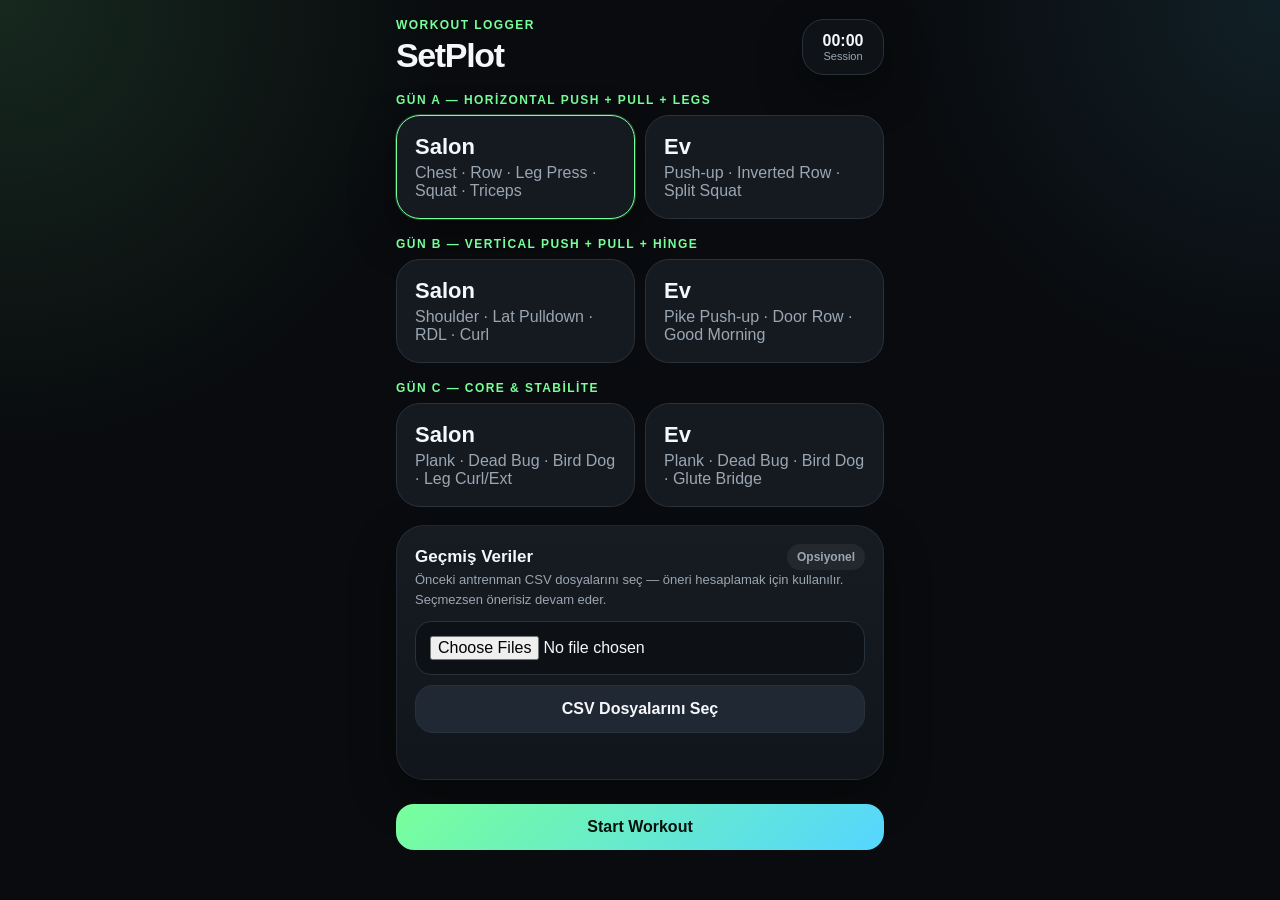
<file: index.html>
<!DOCTYPE html>
<html lang="tr">
<head>
  <meta charset="UTF-8" />
  <meta name="viewport" content="width=device-width, initial-scale=1.0, viewport-fit=cover, user-scalable=no" />
  <meta name="theme-color" content="#090b0e" />
  <meta name="apple-mobile-web-app-capable" content="yes" />
  <meta name="apple-mobile-web-app-status-bar-style" content="black-translucent" />
  <meta name="apple-mobile-web-app-title" content="SetPlot" />
  <link rel="manifest" href="manifest.json" />
  <link rel="apple-touch-icon" href="icons/icon-192.svg" />
  <link rel="stylesheet" href="style.css" />
  <title>SetPlot</title>
</head>
<body>
  <main class="app-shell">
    <header class="topbar">
      <div>
        <p class="eyebrow">Workout Logger</p>
        <h1>SetPlot</h1>
      </div>
      <div class="timer-card">
        <span id="timer">00:00</span>
        <small>Session</small>
      </div>
    </header>

    <!-- SETUP SCREEN -->
    <section id="screenSetup" class="screen active">

      <div id="nextDayBanner" class="next-day-banner hidden"></div>

      <div class="day-group">
        <p class="day-label eyebrow">Gün A — Horizontal Push + Pull + Legs</p>
        <div class="workout-grid">
          <button class="workout-option selected" data-day="Day_A_Salon">
            <strong>Salon</strong>
            <span>Chest · Row · Leg Press · Squat · Triceps</span>
          </button>
          <button class="workout-option" data-day="Day_A_Ev">
            <strong>Ev</strong>
            <span>Push-up · Inverted Row · Split Squat</span>
          </button>
        </div>
      </div>

      <div class="day-group">
        <p class="day-label eyebrow">Gün B — Vertical Push + Pull + Hinge</p>
        <div class="workout-grid">
          <button class="workout-option" data-day="Day_B_Salon">
            <strong>Salon</strong>
            <span>Shoulder · Lat Pulldown · RDL · Curl</span>
          </button>
          <button class="workout-option" data-day="Day_B_Ev">
            <strong>Ev</strong>
            <span>Pike Push-up · Door Row · Good Morning</span>
          </button>
        </div>
      </div>

      <div class="day-group">
        <p class="day-label eyebrow">Gün C — Core & Stabilite</p>
        <div class="workout-grid">
          <button class="workout-option" data-day="Day_C_Salon">
            <strong>Salon</strong>
            <span>Plank · Dead Bug · Bird Dog · Leg Curl/Ext</span>
          </button>
          <button class="workout-option" data-day="Day_C_Ev">
            <strong>Ev</strong>
            <span>Plank · Dead Bug · Bird Dog · Glute Bridge</span>
          </button>
        </div>
      </div>

      <!-- History loader -->
      <div class="card history-card">
        <div class="card-title">
          <h3>Geçmiş Veriler</h3>
          <span class="pill muted">Opsiyonel</span>
        </div>
        <p class="history-hint">Önceki antrenman CSV dosyalarını seç — öneri hesaplamak için kullanılır. Seçmezsen önerisiz devam eder.</p>
        <input type="file" id="historyFileInput" accept=".csv" multiple />
        <button class="secondary-btn full" type="button" onclick="document.getElementById('historyFileInput').click()">
          CSV Dosyalarını Seç
        </button>
        <div id="historyStatus" class="history-status"></div>
      </div>

      <button id="startWorkoutBtn" class="primary-btn full">Start Workout</button>
      <button id="resumeBtn" class="secondary-btn full hidden">Resume Last Workout</button>
    </section>

    <!-- ACTIVE SCREEN -->
    <section id="screenActive" class="screen">
      <div class="active-header">
        <div>
          <p id="activeDay" class="eyebrow">Day A Salon</p>
          <h2 id="activeProgress">Set 1</h2>
        </div>
        <button id="openEditBtn" class="secondary-small">Edit</button>
      </div>

      <div class="exercise-card">
        <p class="eyebrow">Current Exercise</p>
        <h2 id="currentExercise">Exercise</h2>

        <div class="target-box">
          <div><small>Set</small><strong id="targetSet">1/3</strong></div>
          <div><small>Hedef Reps</small><strong id="targetReps">8</strong></div>
          <div><small>Logged</small><strong id="loggedCount">0</strong></div>
        </div>

        <div id="suggestionBox" class="suggestion-box hidden">
          <div class="sugg-row">
            <span class="sugg-label">Minimum</span>
            <span id="suggMin" class="sugg-value">—</span>
          </div>
          <div id="suggOverloadRow" class="sugg-row sugg-overload">
            <span class="sugg-label">Progressive Overload</span>
            <span id="suggOverload" class="sugg-value accent">—</span>
          </div>
        </div>
      </div>

      <form id="activeSetForm" class="card set-form">
        <div class="grid-3">
          <label id="kgField">Kg<input id="actualKg" type="number" inputmode="decimal" step="0.5" placeholder="75" /></label>
          <label>Reps<input id="actualReps" type="number" inputmode="numeric" placeholder="8" required /></label>
          <label>RIR<input id="actualRir" type="number" inputmode="decimal" step="0.5" placeholder="1" /></label>
        </div>
        <label>Not / Ağrı
          <textarea id="actualNote" rows="2" placeholder="Ağrı, form, zorlanma..."></textarea>
        </label>
        <button class="primary-btn full" type="submit">Kaydet & İleri</button>
      </form>

      <div class="card quick-card">
        <div class="card-title">
          <h3>Ekstra Egzersiz</h3>
          <span class="pill muted">Opsiyonel</span>
        </div>
        <div class="custom-row">
          <input id="customExerciseInput" type="text" placeholder="Egzersiz adı" />
          <button id="addCustomExerciseBtn" class="secondary-btn" type="button">Ekle</button>
        </div>
      </div>

      <div class="bottom-actions">
        <button id="prevSetBtn" class="secondary-btn">← Önceki</button>
        <button id="finishBtn" class="danger-btn">Bitir & CSV</button>
      </div>

      <button id="optionsBtn" class="options-btn">• • •</button>
    </section>

    <!-- SUMMARY SCREEN -->
    <section id="screenSummary" class="screen">
      <div class="hero-card">
        <p class="eyebrow">Antrenman Tamamlandı</p>
        <h2 id="summaryTitle">Summary</h2>
        <p id="summaryFileName">file.csv</p>
      </div>

      <div id="summaryNextDay" class="next-day-banner"></div>

      <div class="summary-grid">
        <div><strong id="summarySets">0</strong><small>Toplam Set</small></div>
        <div><strong id="summaryVolume">0</strong><small>Hacim</small></div>
        <div><strong id="summaryExercises">0</strong><small>Egzersiz</small></div>
        <div><strong id="summaryNotes">0</strong><small>Not</small></div>
      </div>

      <div class="card">
        <div class="card-title">
          <h3>CSV Önizleme</h3>
          <span class="pill muted">Exported</span>
        </div>
        <div id="csvPreview" class="csv-preview"></div>
      </div>

      <button id="downloadBtn" class="secondary-btn full">CSV Tekrar İndir</button>
      <button id="newWorkoutBtn" class="primary-btn full">Yeni Antrenman</button>
    </section>
  </main>

  <!-- OPTIONS SHEET -->
  <div id="optionsSheet" class="sheet hidden">
    <div class="sheet-backdrop" id="optionsBackdrop"></div>
    <div class="sheet-panel">
      <div class="sheet-handle"></div>
      <h3 style="margin-bottom:16px">Seçenekler</h3>
      <button id="pauseBtn" class="secondary-btn full" style="margin-bottom:10px">
        Yarıda Bırak — Sonra Devam Et
      </button>
      <button id="cancelWorkoutBtn" class="danger-btn full">
        Antrenmanı İptal Et
      </button>
    </div>
  </div>

  <!-- CANCEL CONFIRM MODAL -->
  <div id="cancelConfirmModal" class="modal hidden">
    <div class="modal-card">
      <h3>Emin misin?</h3>
      <p style="color:var(--muted);margin-bottom:18px">Tüm kayıtlar silinecek, bu antrenman iptal edilecek.</p>
      <button id="confirmCancelBtn" class="danger-btn full" style="margin-bottom:10px">Evet, İptal Et</button>
      <button id="dismissCancelBtn" class="secondary-btn full">Vazgeç</button>
    </div>
  </div>

  <!-- EDIT SHEET -->
  <div id="editSheet" class="sheet hidden">
    <div class="sheet-backdrop"></div>
    <div class="sheet-panel">
      <div class="sheet-handle"></div>
      <div class="card-title">
        <h3>Kayıtları Düzenle</h3>
        <button id="closeEditBtn" class="ghost-btn">Kapat</button>
      </div>
      <div id="editList" class="edit-list"></div>
    </div>
  </div>

  <!-- EDIT MODAL -->
  <div id="editModal" class="modal hidden">
    <div class="modal-card">
      <h3>Set Düzenle</h3>
      <form id="editForm" class="set-form">
        <input type="hidden" id="editIndex" />
        <label>Egzersiz<input id="editExercise" type="text" required /></label>
        <div class="grid-3">
          <label>Kg<input id="editKg" type="number" inputmode="decimal" step="0.5" required /></label>
          <label>Reps<input id="editReps" type="number" inputmode="numeric" required /></label>
          <label>RIR<input id="editRir" type="number" inputmode="decimal" step="0.5" /></label>
        </div>
        <label>Not<textarea id="editNote" rows="2"></textarea></label>
        <button class="primary-btn full" type="submit">Kaydet</button>
        <button id="deleteSetBtn" class="danger-btn full" type="button">Seti Sil</button>
        <button id="cancelEditModalBtn" class="secondary-btn full" type="button">İptal</button>
      </form>
    </div>
  </div>

  <script src="app.js"></script>
</body>
</html>
</file>
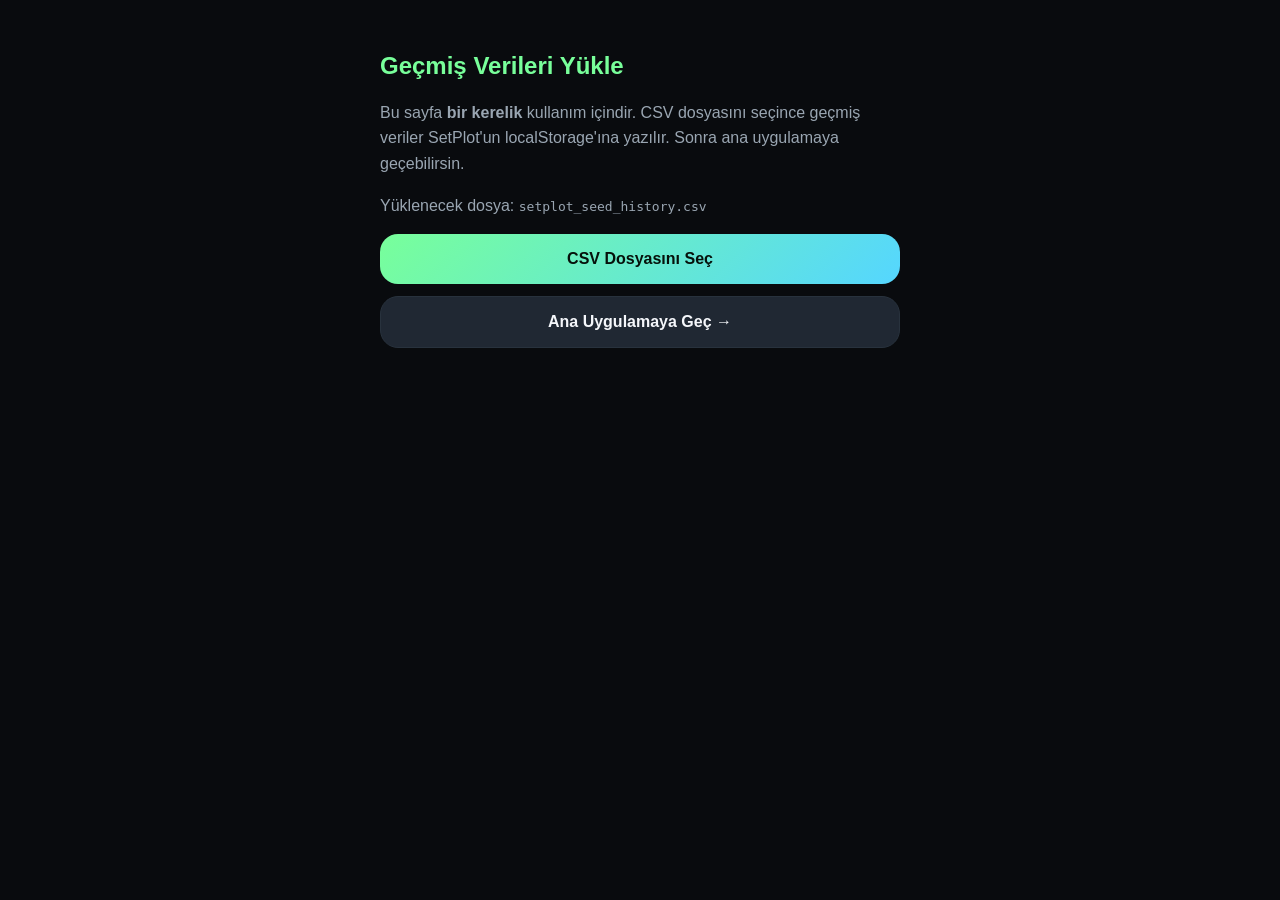
<file: import_seed.html>
<!DOCTYPE html>
<html lang="tr">
<head>
  <meta charset="UTF-8"/>
  <meta name="viewport" content="width=device-width,initial-scale=1"/>
  <title>SetPlot — Geçmiş Yükle</title>
  <style>
    body { font-family: -apple-system, sans-serif; background: #090b0e; color: #f5f7fb; padding: 32px 16px; max-width: 520px; margin: 0 auto; }
    h2 { color: #78ff9a; }
    p { color: #9aa6b2; line-height: 1.6; }
    .btn { display: block; width: 100%; padding: 16px; border-radius: 18px; border: 0; font-size: 16px; font-weight: 900; cursor: pointer; margin-top: 12px; }
    .primary { background: linear-gradient(135deg,#78ff9a,#55d6ff); color: #06110b; }
    .secondary { background: #202833; color: #f5f7fb; border: 1px solid #28323d; }
    #status { margin-top: 16px; padding: 14px; border-radius: 14px; background: #12171d; color: #78ff9a; font-size: 14px; display: none; }
    input[type=file] { display: none; }
  </style>
</head>
<body>
  <h2>Geçmiş Verileri Yükle</h2>
  <p>Bu sayfa <strong>bir kerelik</strong> kullanım içindir. CSV dosyasını seçince geçmiş veriler SetPlot'un localStorage'ına yazılır. Sonra ana uygulamaya geçebilirsin.</p>
  <p>Yüklenecek dosya: <code>setplot_seed_history.csv</code></p>

  <input type="file" id="fileInput" accept=".csv"/>
  <button class="btn primary" onclick="document.getElementById('fileInput').click()">CSV Dosyasını Seç</button>
  <button class="btn secondary" onclick="window.location='index.html'">Ana Uygulamaya Geç →</button>

  <div id="status"></div>

  <script>
    const HISTORY_KEY = "setplot_history_v2";
    const LAST_DAY_KEY = "setplot_last_completed_day";

    document.getElementById("fileInput").addEventListener("change", (e) => {
      const file = e.target.files[0];
      if (!file) return;

      const reader = new FileReader();
      reader.onload = (ev) => {
        const text = ev.target.result;
        const rows = parseCsv(text);
        if (!rows.length) { showStatus("CSV boş veya okunamadı.", "error"); return; }

        // Merge with existing history (don't overwrite)
        let existing = [];
        try { existing = JSON.parse(localStorage.getItem(HISTORY_KEY)) || []; } catch {}

        const merged = [...existing, ...rows];
        localStorage.setItem(HISTORY_KEY, JSON.stringify(merged));

        // Set last completed day based on latest date in seed
        const sorted = rows.slice().sort((a,b) => new Date(b.created_at) - new Date(a.created_at));
        if (sorted[0]) {
          const day = sorted[0].workout_day.split("_").slice(0,2).join("_"); // "Day_A"
          localStorage.setItem(LAST_DAY_KEY, day);
        }

        showStatus(`✓ ${rows.length} set yüklendi. Sıradaki gün otomatik ayarlandı.`);
      };
      reader.readAsText(file);
    });

    function parseCsv(text) {
      const lines = text.trim().split("\n");
      const headers = lines[0].split(",").map(h => h.replace(/^"|"$/g, "").trim());
      return lines.slice(1).map(line => {
        const vals = splitCsvLine(line);
        const obj = {};
        headers.forEach((h, i) => {
          let v = (vals[i] || "").replace(/^"|"$/g, "").replace(/""/g, '"');
          // Coerce numbers
          if (["set_no","target_reps","actual_kg","actual_reps"].includes(h)) v = Number(v);
          if (h === "rir") v = v === "" ? "" : Number(v);
          obj[h] = v;
        });
        return obj;
      });
    }

    function splitCsvLine(line) {
      const result = []; let cur = ""; let inQ = false;
      for (let i = 0; i < line.length; i++) {
        const c = line[i];
        if (c === '"') { if (inQ && line[i+1] === '"') { cur += '"'; i++; } else inQ = !inQ; }
        else if (c === ',' && !inQ) { result.push(cur); cur = ""; }
        else cur += c;
      }
      result.push(cur);
      return result;
    }

    function showStatus(msg) {
      const el = document.getElementById("status");
      el.textContent = msg;
      el.style.display = "block";
    }
  </script>
</body>
</html>
</file>
<file: style.css>
:root {
  --bg: #090b0e;
  --card: #12171d;
  --card2: #171d24;
  --text: #f5f7fb;
  --muted: #9aa6b2;
  --line: #28323d;
  --accent: #78ff9a;
  --accent2: #55d6ff;
  --danger: #ff6b6b;
  --shadow: 0 18px 45px rgba(0,0,0,.38);
}

* { box-sizing: border-box; }

html {
  background: var(--bg);
  font-size: 16px;
  -webkit-text-size-adjust: 100%;
}

body {
  margin: 0;
  font-family: -apple-system, BlinkMacSystemFont, "SF Pro Display", "Segoe UI", sans-serif;
  background:
    radial-gradient(circle at top left, rgba(120,255,154,.12), transparent 28rem),
    radial-gradient(circle at top right, rgba(85,214,255,.10), transparent 24rem),
    var(--bg);
  color: var(--text);
}

button, input, textarea { font: inherit; touch-action: manipulation; }
.hidden { display: none !important; }

.app-shell {
  width: min(100%, 520px);
  margin: 0 auto;
  padding: max(18px, env(safe-area-inset-top)) 16px max(24px, env(safe-area-inset-bottom));
}

.screen { display: none; }
.screen.active { display: block; animation: fadeIn .18s ease-out; }

@keyframes fadeIn {
  from { opacity: 0; transform: translateY(8px); }
  to { opacity: 1; transform: translateY(0); }
}

.topbar, .active-header, .card-title {
  display: flex;
  align-items: center;
  justify-content: space-between;
  gap: 12px;
}

.topbar { margin-bottom: 18px; }

.eyebrow {
  margin: 0 0 4px;
  color: var(--accent);
  font-size: 12px;
  letter-spacing: .12em;
  text-transform: uppercase;
  font-weight: 800;
}

h1, h2, h3, p { margin-top: 0; }
h1 { margin-bottom: 0; font-size: 34px; letter-spacing: -.04em; }
h2 { margin-bottom: 8px; font-size: 26px; letter-spacing: -.035em; }
h3 { margin-bottom: 0; font-size: 17px; }

.timer-card {
  display: grid;
  place-items: center;
  min-width: 82px;
  padding: 12px 10px;
  border: 1px solid var(--line);
  border-radius: 22px;
  background: rgba(18,23,29,.72);
  box-shadow: var(--shadow);
}

.timer-card span { font-weight: 900; font-variant-numeric: tabular-nums; }
.timer-card small, small { color: var(--muted); font-size: 11px; }

.hero-card, .card, .exercise-card {
  margin-bottom: 14px;
  padding: 18px;
  border: 1px solid rgba(255,255,255,.07);
  border-radius: 28px;
  background: linear-gradient(180deg, rgba(23,29,36,.95), rgba(18,23,29,.95));
  box-shadow: var(--shadow);
}

.hero-card p {
  color: var(--muted);
  line-height: 1.45;
}

.workout-grid {
  display: grid;
  gap: 12px;
  margin-bottom: 14px;
}

.workout-option {
  text-align: left;
  border: 1px solid var(--line);
  border-radius: 24px;
  padding: 18px;
  background: rgba(23,29,36,.88);
  color: var(--text);
}

.workout-option strong {
  display: block;
  font-size: 22px;
  margin-bottom: 4px;
}

.workout-option span { color: var(--muted); }

.workout-option.selected {
  border-color: var(--accent);
  box-shadow: 0 0 0 1px rgba(120,255,154,.25), var(--shadow);
}

.primary-btn, .secondary-btn, .danger-btn, .ghost-btn, .secondary-small {
  border: 0;
  border-radius: 18px;
  padding: 14px 16px;
  font-weight: 900;
  cursor: pointer;
}

.primary-btn {
  background: linear-gradient(135deg, var(--accent), var(--accent2));
  color: #06110b;
}

.secondary-btn, .secondary-small {
  background: #202833;
  color: var(--text);
  border: 1px solid var(--line);
}

.secondary-small { padding: 10px 14px; border-radius: 15px; }

.danger-btn {
  background: rgba(255,107,107,.16);
  color: #ffb6b6;
  border: 1px solid rgba(255,107,107,.35);
}

.ghost-btn {
  background: transparent;
  color: var(--muted);
  padding: 8px;
}

.full { width: 100%; margin-top: 10px; }

.pill {
  padding: 6px 10px;
  border-radius: 999px;
  background: rgba(120,255,154,.12);
  color: var(--accent);
  font-size: 12px;
  font-weight: 800;
}

.pill.muted { background: rgba(255,255,255,.06); color: var(--muted); }

.target-box {
  display: grid;
  grid-template-columns: 1fr 1fr 1fr;
  gap: 10px;
  margin: 14px 0;
}

.target-box div, .summary-grid div {
  padding: 14px;
  border-radius: 20px;
  background: var(--card2);
  border: 1px solid var(--line);
}

.target-box strong {
  display: block;
  margin-top: 4px;
  font-size: 20px;
}

.set-form { display: grid; gap: 12px; }

label {
  display: grid;
  gap: 7px;
  color: var(--muted);
  font-size: 13px;
  font-weight: 800;
}

input, textarea {
  width: 100%;
  border: 1px solid var(--line);
  border-radius: 16px;
  padding: 14px;
  background: #0d1116;
  color: var(--text);
  outline: none;
  font-size: 16px; /* iOS zoom engellemek için — 16px altı zoom tetikler */
  touch-action: manipulation;
}

input:focus, textarea:focus { border-color: var(--accent); }

.grid-3 {
  display: grid;
  grid-template-columns: 1fr 1fr 1fr;
  gap: 10px;
}

.bottom-actions {
  display: grid;
  grid-template-columns: 1fr 1fr;
  gap: 10px;
}

.summary-grid {
  display: grid;
  grid-template-columns: 1fr 1fr;
  gap: 10px;
  margin-bottom: 14px;
}

.summary-grid strong {
  display: block;
  font-size: 25px;
  margin-bottom: 3px;
}

.csv-preview {
  max-height: 220px;
  overflow: auto;
  white-space: pre;
  font-family: ui-monospace, SFMono-Regular, Menlo, monospace;
  color: var(--muted);
  font-size: 11px;
  line-height: 1.5;
}

.custom-row {
  display: grid;
  grid-template-columns: 1fr auto;
  gap: 10px;
}

.sheet {
  position: fixed;
  inset: 0;
  z-index: 20;
}

.sheet-backdrop {
  position: absolute;
  inset: 0;
  background: rgba(0,0,0,.55);
}

.sheet-panel {
  position: absolute;
  left: 0;
  right: 0;
  bottom: 0;
  max-height: 75vh;
  overflow: auto;
  width: min(100%, 520px);
  margin: 0 auto;
  padding: 12px 16px max(20px, env(safe-area-inset-bottom));
  border-radius: 30px 30px 0 0;
  background: #10151b;
  border: 1px solid var(--line);
  box-shadow: var(--shadow);
}

.sheet-handle {
  width: 44px;
  height: 5px;
  margin: 0 auto 14px;
  border-radius: 999px;
  background: var(--line);
}

.edit-list { display: grid; gap: 10px; }

.edit-row {
  padding: 14px;
  border-radius: 20px;
  background: var(--card2);
  border: 1px solid var(--line);
  color: var(--text);
  text-align: left;
}

.edit-row strong { display: block; margin-bottom: 5px; }
.meta { color: var(--muted); font-size: 13px; line-height: 1.35; }

.modal {
  position: fixed;
  inset: 0;
  z-index: 30;
  display: grid;
  place-items: center;
  padding: 18px;
  background: rgba(0,0,0,.68);
}

.modal-card {
  width: min(100%, 460px);
  padding: 18px;
  border-radius: 28px;
  background: #12171d;
  border: 1px solid var(--line);
  box-shadow: var(--shadow);
}

/* ─── DAY GROUPS (Setup Screen) ─────────────────────────────────────── */
.day-group { margin-bottom: 18px; }

.day-label {
  margin-bottom: 8px !important;
}

.workout-grid {
  display: grid;
  grid-template-columns: 1fr 1fr;
  gap: 10px;
  margin-bottom: 0;
}

/* ─── SUGGESTION BOX ────────────────────────────────────────────────── */
.suggestion-box {
  margin-top: 12px;
  border-radius: 18px;
  border: 1px solid var(--line);
  overflow: hidden;
}

.sugg-row {
  display: flex;
  justify-content: space-between;
  align-items: center;
  padding: 10px 14px;
  background: rgba(255,255,255,.04);
  border-bottom: 1px solid var(--line);
}

.sugg-row:last-child { border-bottom: none; }

.sugg-overload { background: rgba(120,255,154,.07); }

.sugg-label {
  font-size: 11px;
  font-weight: 800;
  color: var(--muted);
  text-transform: uppercase;
  letter-spacing: .08em;
}

.sugg-value {
  font-size: 15px;
  font-weight: 900;
  color: var(--text);
}

.sugg-value.accent { color: var(--accent); }

/* ─── NEXT DAY BANNER ───────────────────────────────────────────────── */
.next-day-banner {
  margin-bottom: 14px;
  padding: 12px 16px;
  border-radius: 18px;
  background: rgba(120,255,154,.10);
  border: 1px solid rgba(120,255,154,.25);
  color: var(--accent);
  font-size: 13px;
  font-weight: 800;
  text-align: center;
  letter-spacing: .03em;
}

/* ─── HISTORY CARD ──────────────────────────────────────────────────── */
.history-card p.history-hint {
  color: var(--muted);
  font-size: 13px;
  line-height: 1.5;
  margin-bottom: 12px;
}

.history-status {
  margin-top: 10px;
  font-size: 13px;
  font-weight: 700;
  min-height: 18px;
}

.history-status.loaded { color: var(--accent); }
.history-status.error  { color: var(--danger);  }

/* ─── OPTIONS BUTTON ────────────────────────────────────────────────── */
.options-btn {
  display: block;
  width: 100%;
  margin-top: 10px;
  padding: 10px;
  border: 0;
  border-radius: 18px;
  background: transparent;
  color: var(--muted);
  font-size: 18px;
  letter-spacing: 4px;
  cursor: pointer;
  touch-action: manipulation;
}
</file>
